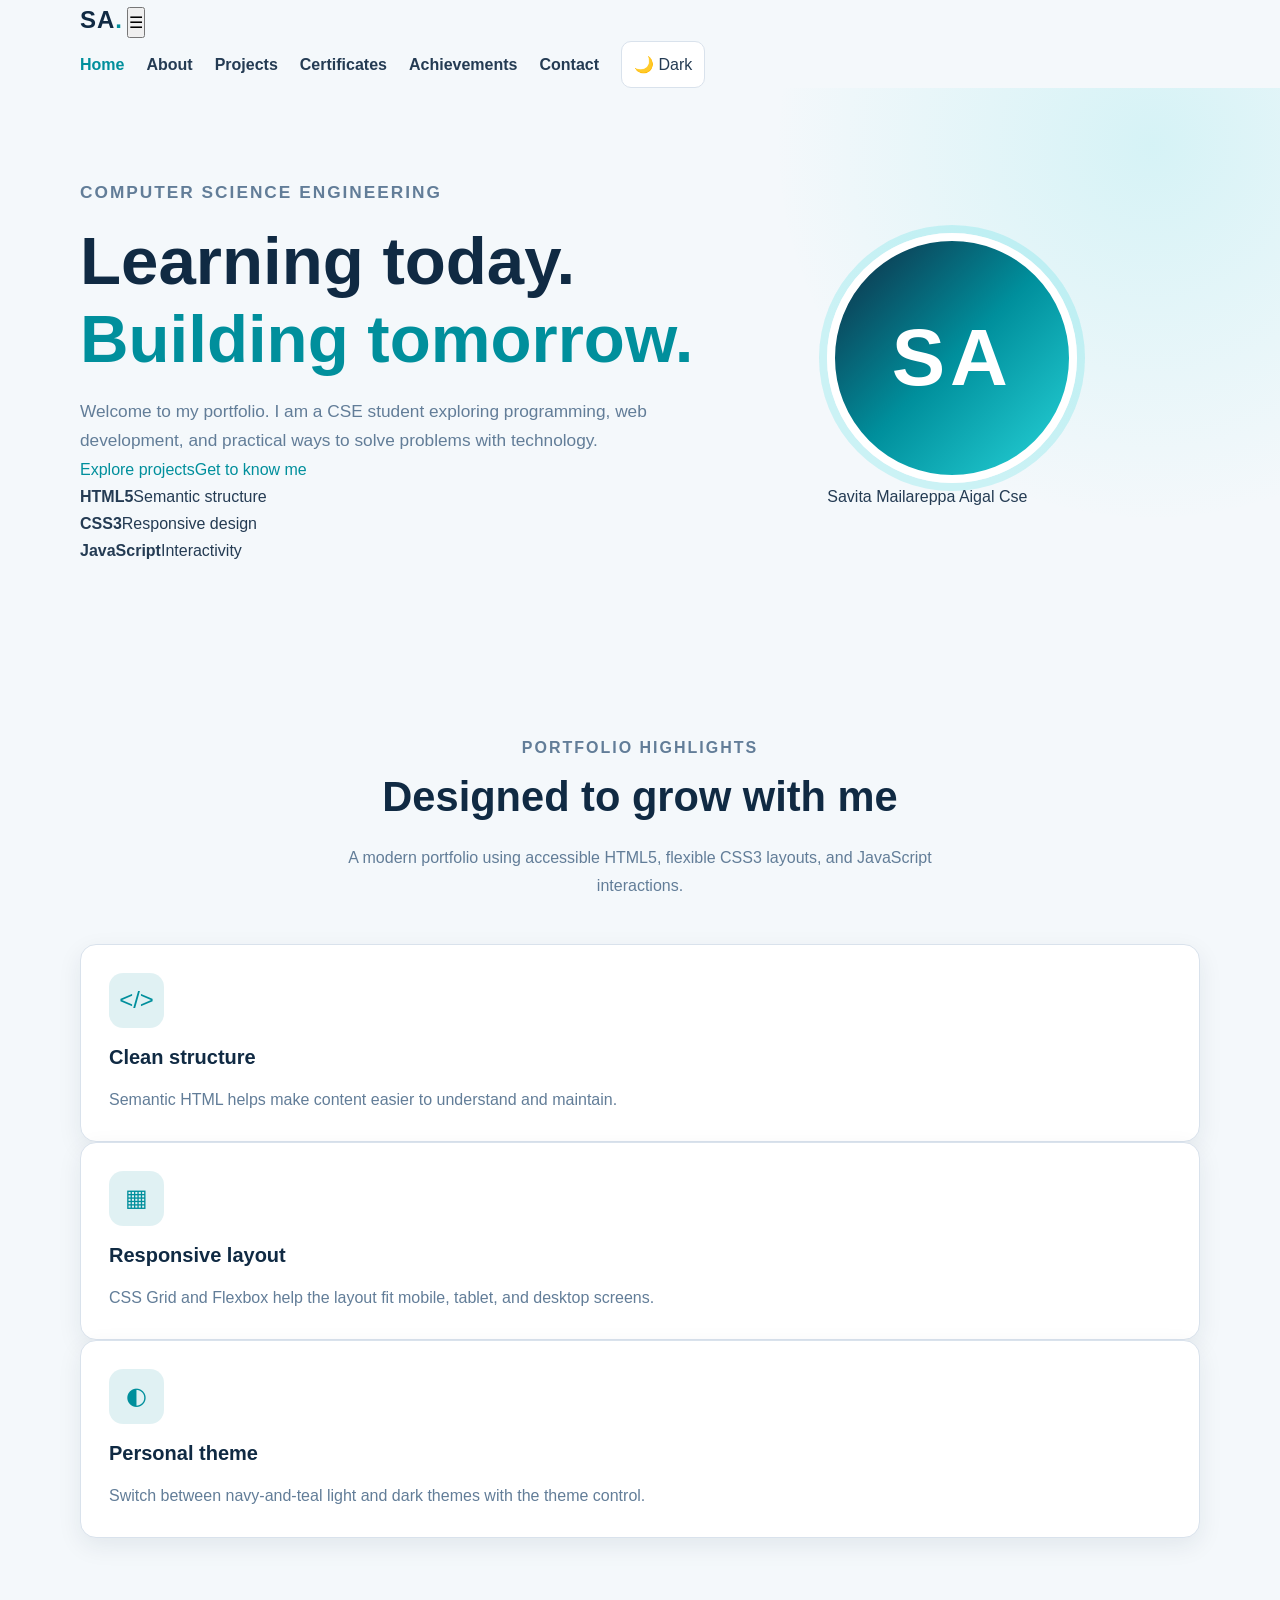
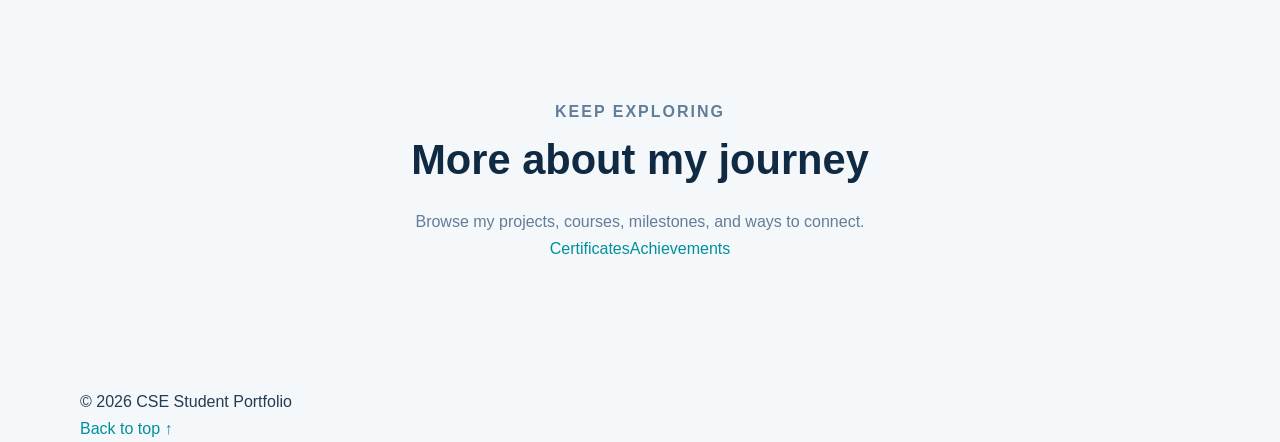
<file: PERSONAL PROFILE/index.html>
<!doctype html>
<html lang="en" data-theme="light">
<head>
<meta charset="utf-8">
<meta name="viewport" content="width=device-width, initial-scale=1">
<meta name="description" content="CSE student portfolio home page.">
<meta name="theme-color" content="#071a2c">
<title>Home | CSE Student Portfolio</title>
<link rel="stylesheet" href="style.css">
<script src="script.js" defer></script>
</head>
<body>
<a class="skip-link" href="#main-content">Skip to main content</a>
<header class="site-header"><div class="container nav-row">
<a class="logo" href="index.html">SA<span>.</span></a>
<button class="nav-toggle" id="nav-toggle" type="button" aria-expanded="false" aria-controls="nav-links" aria-label="Toggle navigation">☰</button>
<nav class="nav-links" id="nav-links" aria-label="Main navigation">
<a href="index.html" aria-current="page">Home</a>
<a href="about.html">About</a>
<a href="projects.html">Projects</a>
<a href="certificates.html">Certificates</a>
<a href="achievements.html">Achievements</a>
<a href="contact.html">Contact</a>
<button class="theme-toggle" id="theme-toggle" type="button" aria-pressed="false">🌙 Dark mode</button>
</nav></div></header>
<main id="main-content">

<section class="section hero"><div class="container hero-grid">
 <div class="hero-copy"><p class="eyebrow">COMPUTER SCIENCE ENGINEERING</p><h1>Learning today.<br><span class="gradient-text">Building tomorrow.</span></h1>
 <p>Welcome to my portfolio. I am a CSE student exploring programming, web development, and practical ways to solve problems with technology.</p>
 <div class="hero-actions"><a class="button button-primary" href="projects.html">Explore projects</a><a class="button button-secondary" href="about.html">Get to know me</a></div>
 <div class="hero-stats"><div><strong>HTML5</strong><span>Semantic structure</span></div><div><strong>CSS3</strong><span>Responsive design</span></div><div><strong>JavaScript</strong><span>Interactivity</span></div></div></div>
 <div class="avatar-wrap"><div class="avatar" role="img" aria-label="Initials SA avatar">SA</div><div class="avatar-label">Savita Mailareppa Aigal Cse</div></div>
</div></section>
<section class="section section-soft"><div class="container"><div class="section-heading"><p class="eyebrow">PORTFOLIO HIGHLIGHTS</p><h2>Designed to grow with me</h2><p>A modern portfolio using accessible HTML5, flexible CSS3 layouts, and JavaScript interactions.</p></div>
<div class="three-grid"><article class="card"><div class="card-icon" aria-hidden="true">&lt;/&gt;</div><h3>Clean structure</h3><p>Semantic HTML helps make content easier to understand and maintain.</p></article><article class="card"><div class="card-icon" aria-hidden="true">▦</div><h3>Responsive layout</h3><p>CSS Grid and Flexbox help the layout fit mobile, tablet, and desktop screens.</p></article><article class="card"><div class="card-icon" aria-hidden="true">◐</div><h3>Personal theme</h3><p>Switch between navy-and-teal light and dark themes with the theme control.</p></article></div></div></section>
<section class="section"><div class="container section-heading"><p class="eyebrow">KEEP EXPLORING</p><h2>More about my journey</h2><p>Browse my projects, courses, milestones, and ways to connect.</p><div class="hero-actions" style="justify-content:center"><a class="button button-primary" href="certificates.html">Certificates</a><a class="button button-secondary" href="achievements.html">Achievements</a></div></div></section>

</main>
<footer class="site-footer"><div class="container footer-row"><p>&copy; <span id="current-year">2026</span> CSE Student Portfolio</p><a href="#main-content">Back to top ↑</a></div></footer>
</body></html>
</file>
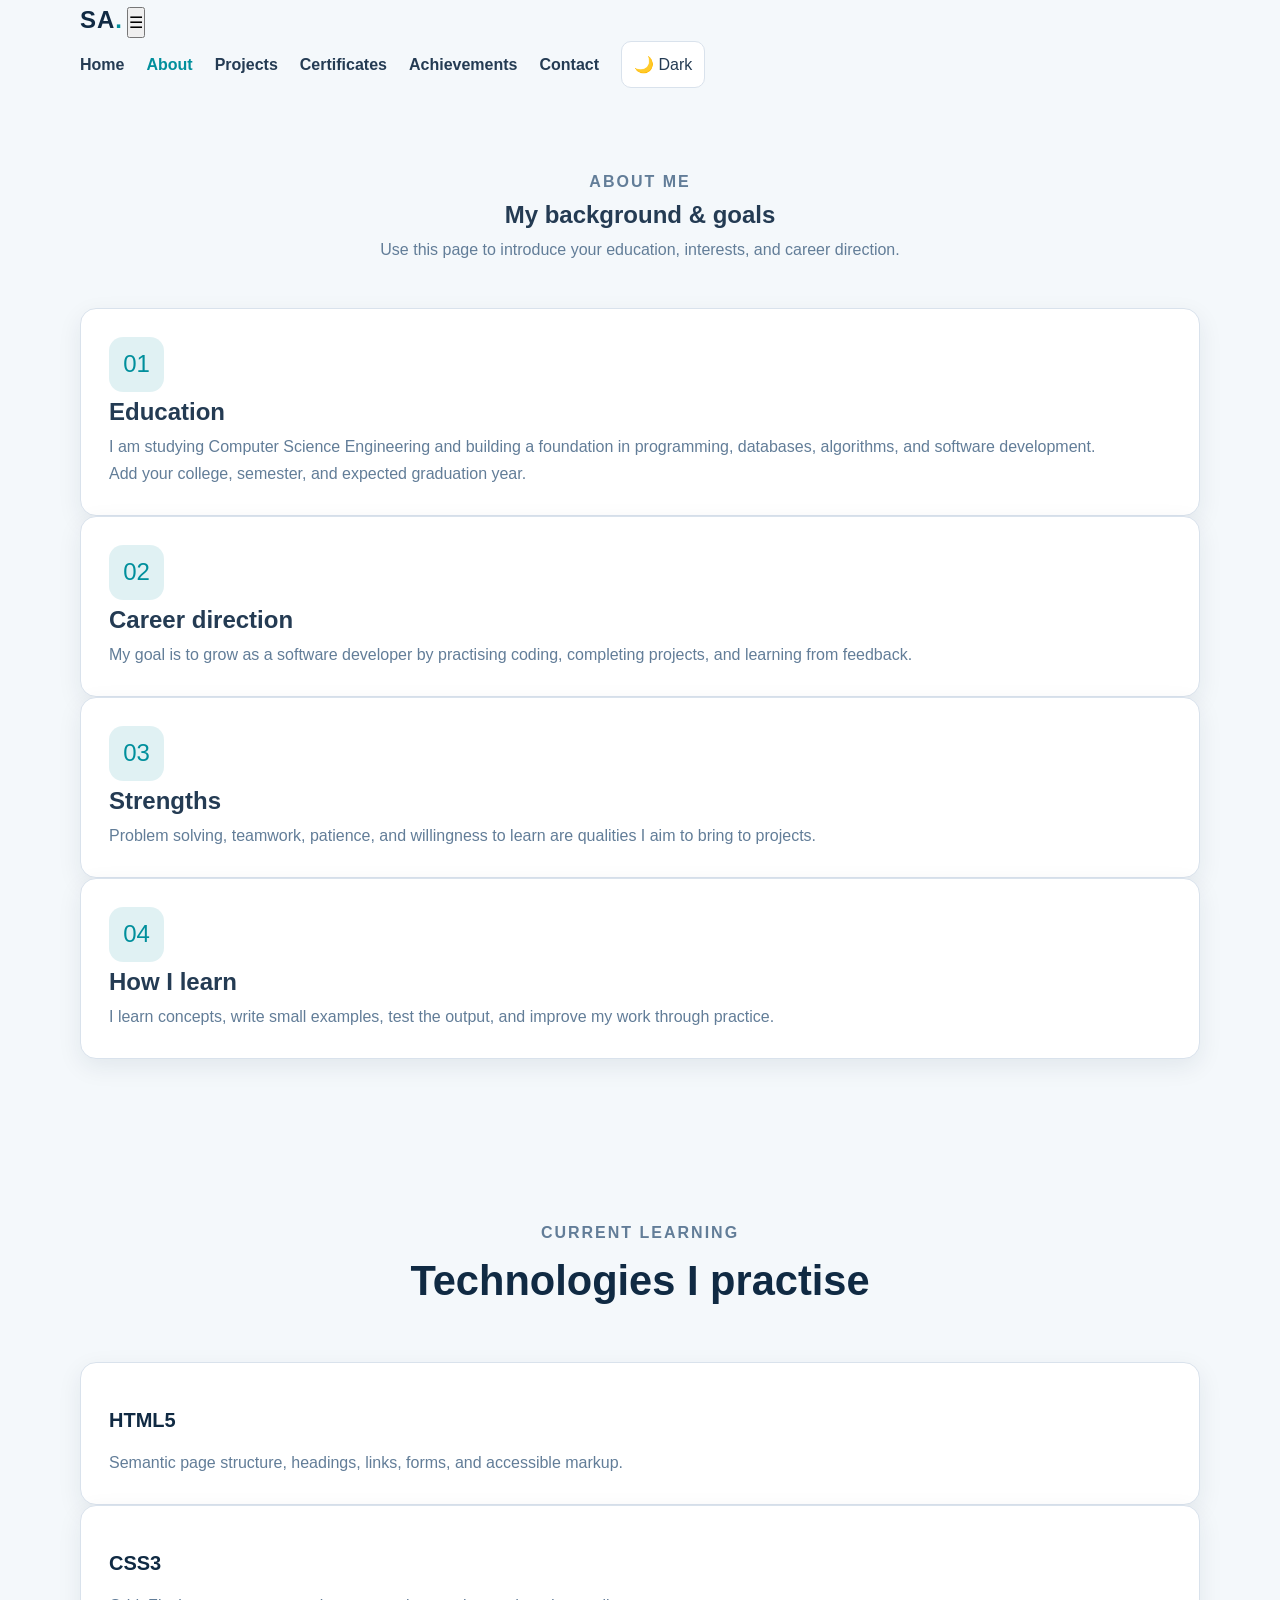
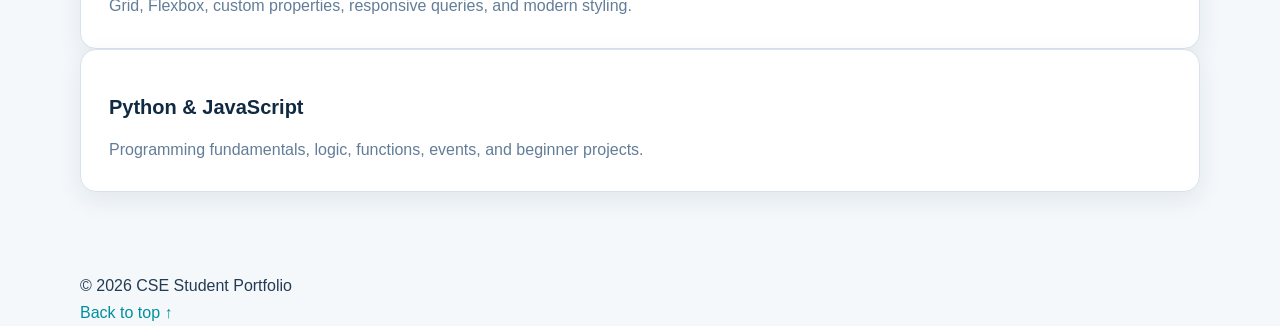
<file: PERSONAL PROFILE/about.html>
<!doctype html>
<html lang="en" data-theme="light">
<head>
<meta charset="utf-8">
<meta name="viewport" content="width=device-width, initial-scale=1">
<meta name="description" content="About, education, strengths, and learning goals.">
<meta name="theme-color" content="#071a2c">
<title>About | CSE Student Portfolio</title>
<link rel="stylesheet" href="style.css">
<script src="script.js" defer></script>
</head>
<body>
<a class="skip-link" href="#main-content">Skip to main content</a>
<header class="site-header"><div class="container nav-row">
<a class="logo" href="index.html">SA<span>.</span></a>
<button class="nav-toggle" id="nav-toggle" type="button" aria-expanded="false" aria-controls="nav-links" aria-label="Toggle navigation">☰</button>
<nav class="nav-links" id="nav-links" aria-label="Main navigation">
<a href="index.html">Home</a>
<a href="about.html" aria-current="page">About</a>
<a href="projects.html">Projects</a>
<a href="certificates.html">Certificates</a>
<a href="achievements.html">Achievements</a>
<a href="contact.html">Contact</a>
<button class="theme-toggle" id="theme-toggle" type="button" aria-pressed="false">🌙 Dark mode</button>
</nav></div></header>
<main id="main-content">

<section class="section"><div class="container"><div class="section-heading"><p class="eyebrow">ABOUT ME</p><h1>My background & goals</h1><p>Use this page to introduce your education, interests, and career direction.</p></div>
<div class="two-grid"><article class="card"><div class="card-icon">01</div><h2>Education</h2><p>I am studying Computer Science Engineering and building a foundation in programming, databases, algorithms, and software development.</p><p class="note">Add your college, semester, and expected graduation year.</p></article><article class="card"><div class="card-icon">02</div><h2>Career direction</h2><p>My goal is to grow as a software developer by practising coding, completing projects, and learning from feedback.</p></article><article class="card"><div class="card-icon">03</div><h2>Strengths</h2><p>Problem solving, teamwork, patience, and willingness to learn are qualities I aim to bring to projects.</p></article><article class="card"><div class="card-icon">04</div><h2>How I learn</h2><p>I learn concepts, write small examples, test the output, and improve my work through practice.</p></article></div></div></section>
<section class="section section-soft"><div class="container"><div class="section-heading"><p class="eyebrow">CURRENT LEARNING</p><h2>Technologies I practise</h2></div><div class="three-grid"><article class="card"><h3>HTML5</h3><p>Semantic page structure, headings, links, forms, and accessible markup.</p></article><article class="card"><h3>CSS3</h3><p>Grid, Flexbox, custom properties, responsive queries, and modern styling.</p></article><article class="card"><h3>Python & JavaScript</h3><p>Programming fundamentals, logic, functions, events, and beginner projects.</p></article></div></div></section>

</main>
<footer class="site-footer"><div class="container footer-row"><p>&copy; <span id="current-year">2026</span> CSE Student Portfolio</p><a href="#main-content">Back to top ↑</a></div></footer>
</body></html>
</file>
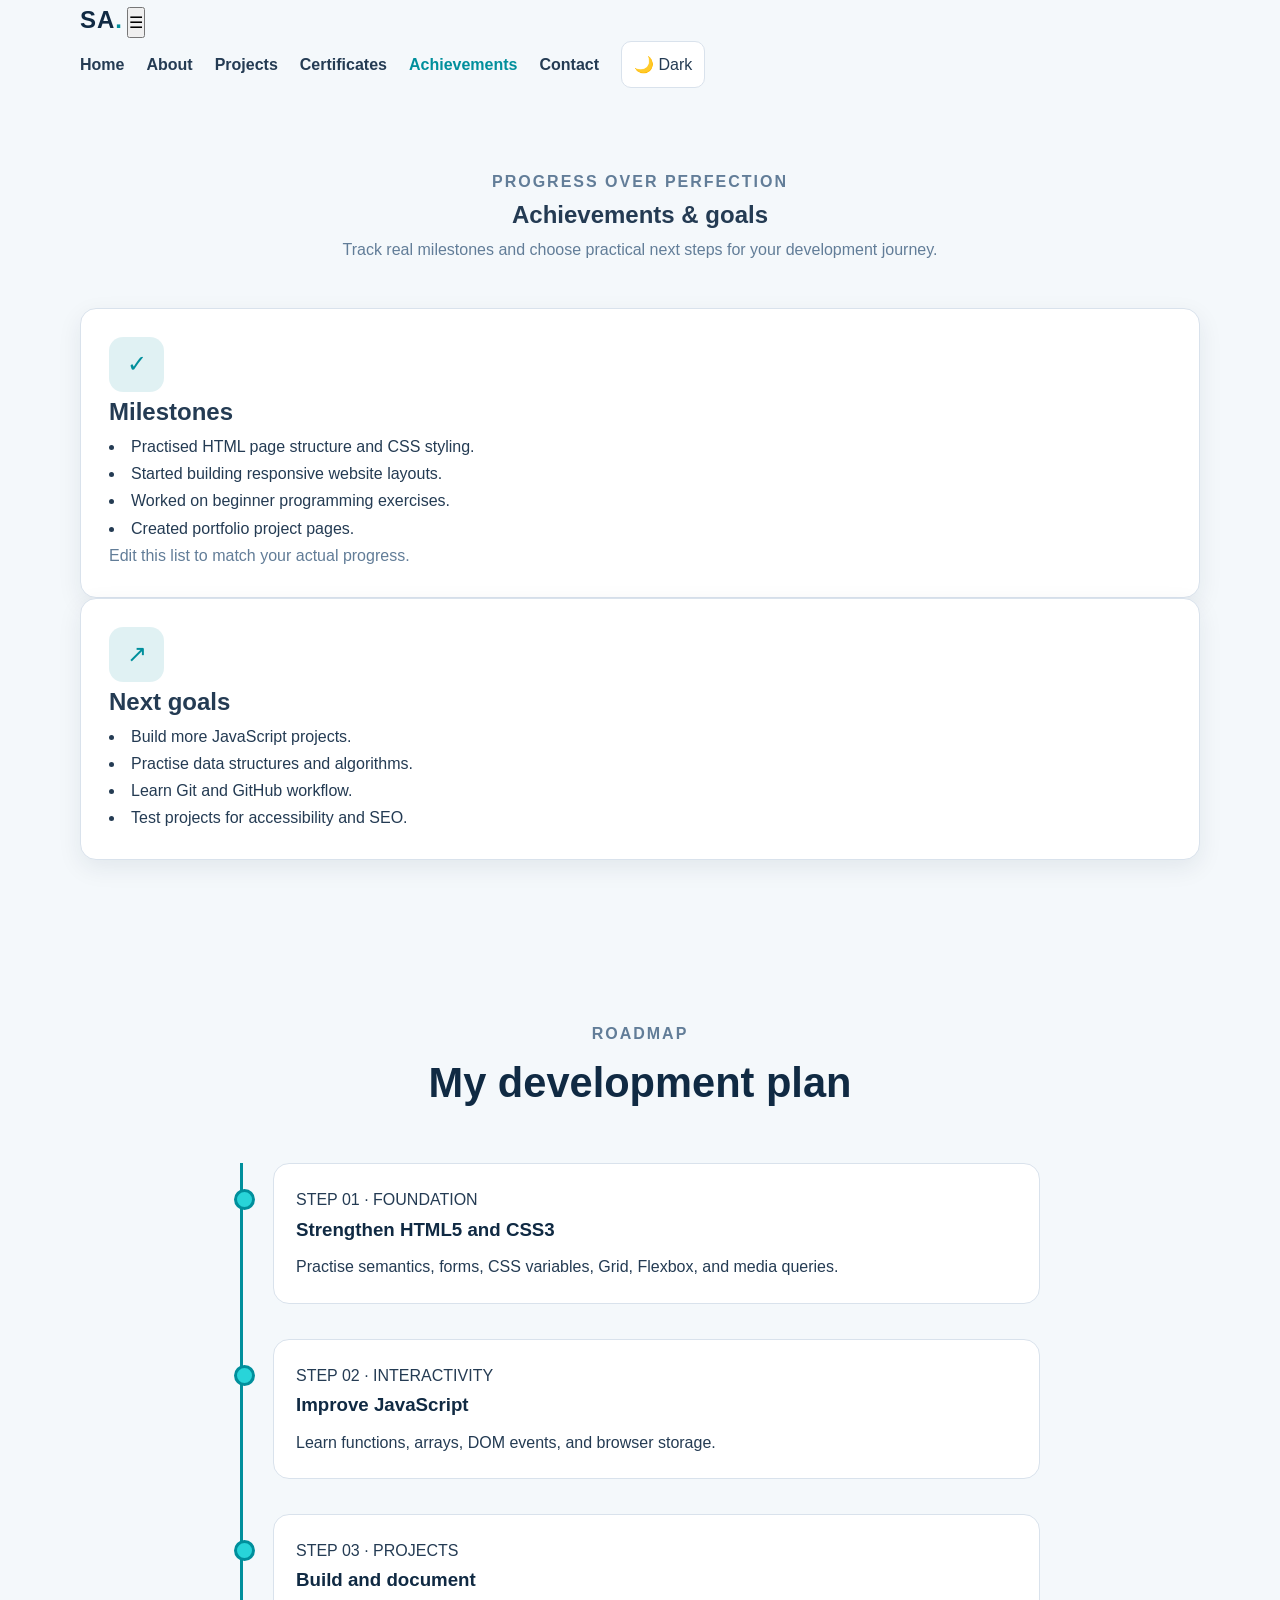
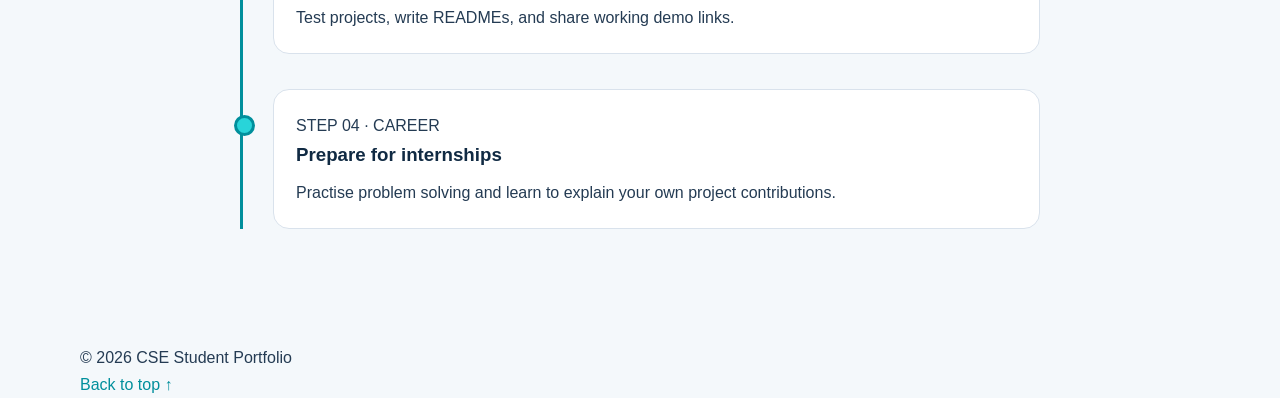
<file: PERSONAL PROFILE/achievements.html>
<!doctype html>
<html lang="en" data-theme="light">
<head>
<meta charset="utf-8">
<meta name="viewport" content="width=device-width, initial-scale=1">
<meta name="description" content="Milestones and future learning roadmap.">
<meta name="theme-color" content="#071a2c">
<title>Achievements & Goals | CSE Student Portfolio</title>
<link rel="stylesheet" href="style.css">
<script src="script.js" defer></script>
</head>
<body>
<a class="skip-link" href="#main-content">Skip to main content</a>
<header class="site-header"><div class="container nav-row">
<a class="logo" href="index.html">SA<span>.</span></a>
<button class="nav-toggle" id="nav-toggle" type="button" aria-expanded="false" aria-controls="nav-links" aria-label="Toggle navigation">☰</button>
<nav class="nav-links" id="nav-links" aria-label="Main navigation">
<a href="index.html">Home</a>
<a href="about.html">About</a>
<a href="projects.html">Projects</a>
<a href="certificates.html">Certificates</a>
<a href="achievements.html" aria-current="page">Achievements</a>
<a href="contact.html">Contact</a>
<button class="theme-toggle" id="theme-toggle" type="button" aria-pressed="false">🌙 Dark mode</button>
</nav></div></header>
<main id="main-content">

<section class="section"><div class="container"><div class="section-heading"><p class="eyebrow">PROGRESS OVER PERFECTION</p><h1>Achievements & goals</h1><p>Track real milestones and choose practical next steps for your development journey.</p></div><div class="two-grid"><article class="card"><div class="card-icon">✓</div><h2>Milestones</h2><ul><li>Practised HTML page structure and CSS styling.</li><li>Started building responsive website layouts.</li><li>Worked on beginner programming exercises.</li><li>Created portfolio project pages.</li></ul><p class="note">Edit this list to match your actual progress.</p></article><article class="card"><div class="card-icon">↗</div><h2>Next goals</h2><ul><li>Build more JavaScript projects.</li><li>Practise data structures and algorithms.</li><li>Learn Git and GitHub workflow.</li><li>Test projects for accessibility and SEO.</li></ul></article></div></div></section>
<section class="section section-soft"><div class="container"><div class="section-heading"><p class="eyebrow">ROADMAP</p><h2>My development plan</h2></div><div class="timeline"><article class="timeline-item"><p class="timeline-date">STEP 01 · FOUNDATION</p><h3>Strengthen HTML5 and CSS3</h3><p>Practise semantics, forms, CSS variables, Grid, Flexbox, and media queries.</p></article><article class="timeline-item"><p class="timeline-date">STEP 02 · INTERACTIVITY</p><h3>Improve JavaScript</h3><p>Learn functions, arrays, DOM events, and browser storage.</p></article><article class="timeline-item"><p class="timeline-date">STEP 03 · PROJECTS</p><h3>Build and document</h3><p>Test projects, write READMEs, and share working demo links.</p></article><article class="timeline-item"><p class="timeline-date">STEP 04 · CAREER</p><h3>Prepare for internships</h3><p>Practise problem solving and learn to explain your own project contributions.</p></article></div></div></section>

</main>
<footer class="site-footer"><div class="container footer-row"><p>&copy; <span id="current-year">2026</span> CSE Student Portfolio</p><a href="#main-content">Back to top ↑</a></div></footer>
</body></html>
</file>
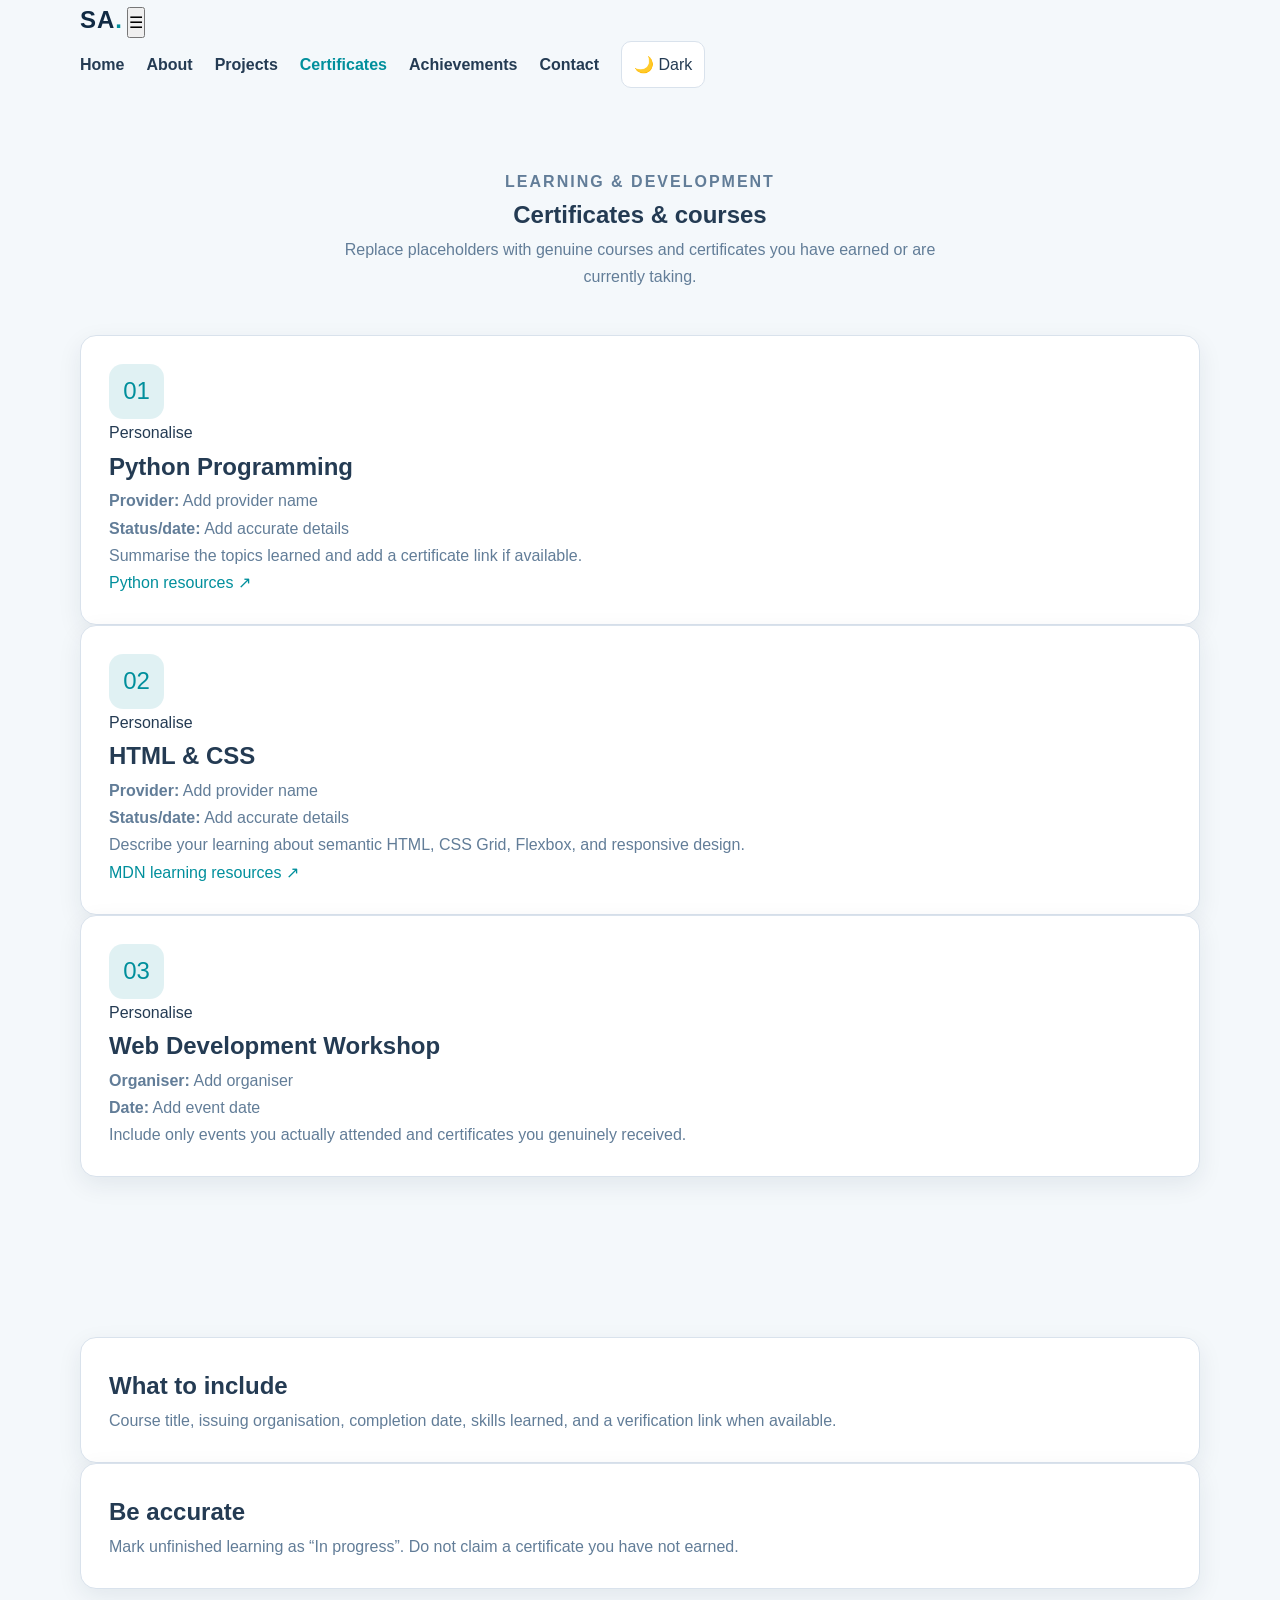
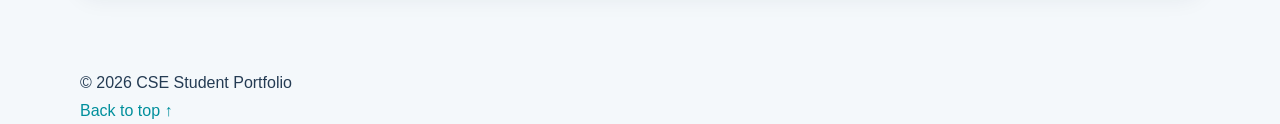
<file: PERSONAL PROFILE/certificates.html>
<!doctype html>
<html lang="en" data-theme="light">
<head>
<meta charset="utf-8">
<meta name="viewport" content="width=device-width, initial-scale=1">
<meta name="description" content="Certificates and learning courses page.">
<meta name="theme-color" content="#071a2c">
<title>Certificates | CSE Student Portfolio</title>
<link rel="stylesheet" href="style.css">
<script src="script.js" defer></script>
</head>
<body>
<a class="skip-link" href="#main-content">Skip to main content</a>
<header class="site-header"><div class="container nav-row">
<a class="logo" href="index.html">SA<span>.</span></a>
<button class="nav-toggle" id="nav-toggle" type="button" aria-expanded="false" aria-controls="nav-links" aria-label="Toggle navigation">☰</button>
<nav class="nav-links" id="nav-links" aria-label="Main navigation">
<a href="index.html">Home</a>
<a href="about.html">About</a>
<a href="projects.html">Projects</a>
<a href="certificates.html" aria-current="page">Certificates</a>
<a href="achievements.html">Achievements</a>
<a href="contact.html">Contact</a>
<button class="theme-toggle" id="theme-toggle" type="button" aria-pressed="false">🌙 Dark mode</button>
</nav></div></header>
<main id="main-content">

<section class="section"><div class="container"><div class="section-heading"><p class="eyebrow">LEARNING & DEVELOPMENT</p><h1>Certificates & courses</h1><p>Replace placeholders with genuine courses and certificates you have earned or are currently taking.</p></div><div class="three-grid">
<article class="card"><div class="card-icon">01</div><span class="pill">Personalise</span><h2>Python Programming</h2><p><strong>Provider:</strong> Add provider name</p><p><strong>Status/date:</strong> Add accurate details</p><p>Summarise the topics learned and add a certificate link if available.</p><a class="text-link" href="https://www.python.org/about/gettingstarted/" target="_blank" rel="noopener noreferrer">Python resources ↗</a></article>
<article class="card"><div class="card-icon">02</div><span class="pill">Personalise</span><h2>HTML & CSS</h2><p><strong>Provider:</strong> Add provider name</p><p><strong>Status/date:</strong> Add accurate details</p><p>Describe your learning about semantic HTML, CSS Grid, Flexbox, and responsive design.</p><a class="text-link" href="https://developer.mozilla.org/en-US/docs/Learn" target="_blank" rel="noopener noreferrer">MDN learning resources ↗</a></article>
<article class="card"><div class="card-icon">03</div><span class="pill">Personalise</span><h2>Web Development Workshop</h2><p><strong>Organiser:</strong> Add organiser</p><p><strong>Date:</strong> Add event date</p><p>Include only events you actually attended and certificates you genuinely received.</p></article>
</div></div></section>
<section class="section section-soft"><div class="container two-grid"><article class="card"><h2>What to include</h2><p>Course title, issuing organisation, completion date, skills learned, and a verification link when available.</p></article><article class="card"><h2>Be accurate</h2><p>Mark unfinished learning as “In progress”. Do not claim a certificate you have not earned.</p></article></div></section>

</main>
<footer class="site-footer"><div class="container footer-row"><p>&copy; <span id="current-year">2026</span> CSE Student Portfolio</p><a href="#main-content">Back to top ↑</a></div></footer>
</body></html>
</file>
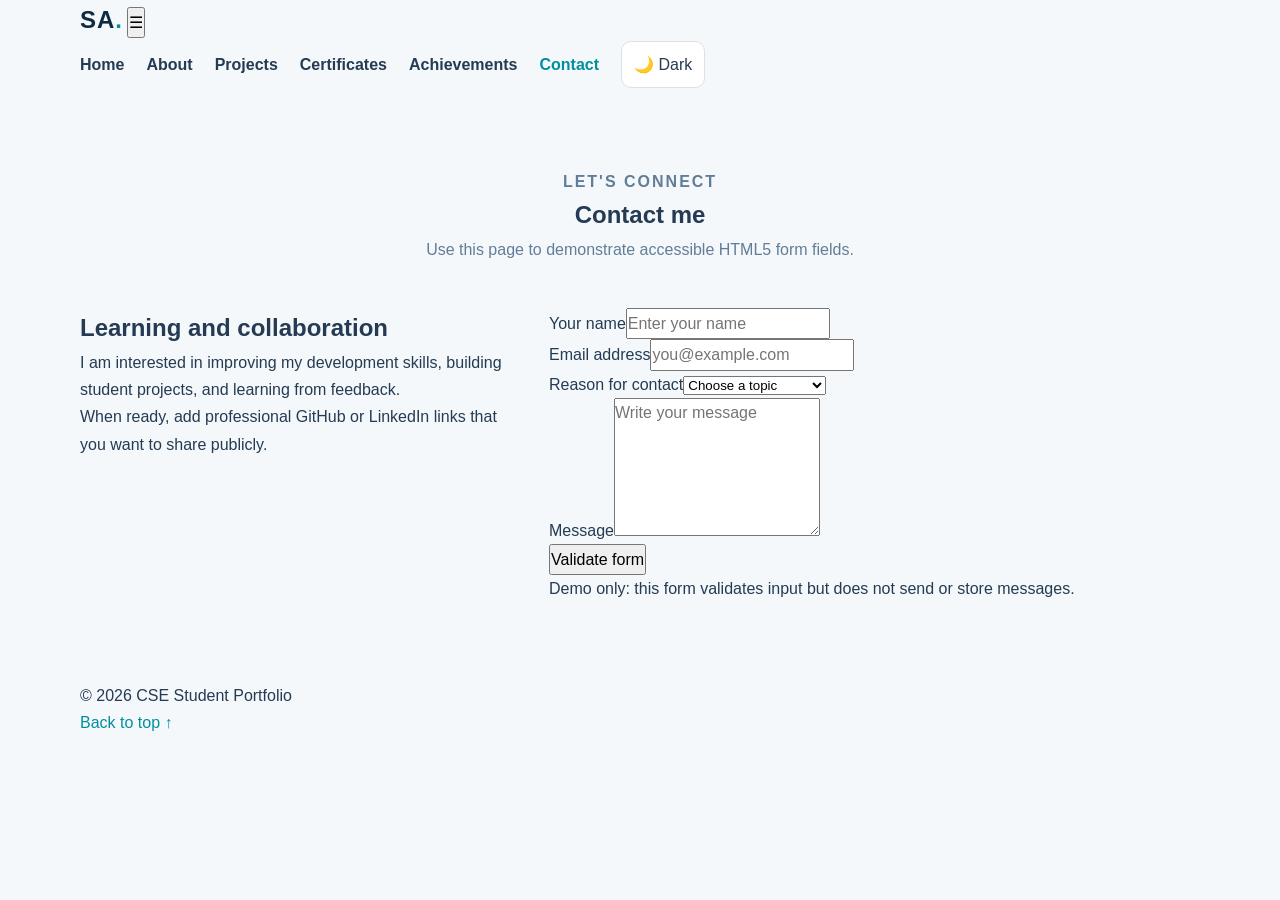
<file: PERSONAL PROFILE/contact.html>
<!doctype html>
<html lang="en" data-theme="light">
<head>
<meta charset="utf-8">
<meta name="viewport" content="width=device-width, initial-scale=1">
<meta name="description" content="Contact form for portfolio feedback and collaboration.">
<meta name="theme-color" content="#071a2c">
<title>Contact | CSE Student Portfolio</title>
<link rel="stylesheet" href="style.css">
<script src="script.js" defer></script>
</head>
<body>
<a class="skip-link" href="#main-content">Skip to main content</a>
<header class="site-header"><div class="container nav-row">
<a class="logo" href="index.html">SA<span>.</span></a>
<button class="nav-toggle" id="nav-toggle" type="button" aria-expanded="false" aria-controls="nav-links" aria-label="Toggle navigation">☰</button>
<nav class="nav-links" id="nav-links" aria-label="Main navigation">
<a href="index.html">Home</a>
<a href="about.html">About</a>
<a href="projects.html">Projects</a>
<a href="certificates.html">Certificates</a>
<a href="achievements.html">Achievements</a>
<a href="contact.html" aria-current="page">Contact</a>
<button class="theme-toggle" id="theme-toggle" type="button" aria-pressed="false">🌙 Dark mode</button>
</nav></div></header>
<main id="main-content">

<section class="section"><div class="container"><div class="section-heading"><p class="eyebrow">LET'S CONNECT</p><h1>Contact me</h1><p>Use this page to demonstrate accessible HTML5 form fields.</p></div><div class="contact-grid"><div><h2>Learning and collaboration</h2><p>I am interested in improving my development skills, building student projects, and learning from feedback.</p><p>When ready, add professional GitHub or LinkedIn links that you want to share publicly.</p></div>
<form class="contact-form mr-3" id="contact-form"><div class="form-field mr-3"><label for="name">Your name</label><input id="name" name="name" autocomplete="name" required placeholder="Enter your name"></div><div class="form-field"><label for="email">Email address</label><input id="email" name="email" type="email" autocomplete="email" required placeholder="you@example.com"></div><div class="form-field"><label for="topic">Reason for contact</label><select id="topic" name="topic" required><option value="">Choose a topic</option><option>Project collaboration</option><option>Portfolio feedback</option><option>Other enquiry</option></select></div><div class="form-field"><label for="message">Message</label><textarea id="message" name="message" rows="5" required placeholder="Write your message"></textarea></div><button class="button button-primary" type="submit">Validate form</button><p class="form-status" id="form-status" role="status" aria-live="polite"></p><p class="note">Demo only: this form validates input but does not send or store messages.</p></form></div></div></section>

</main>
<footer class="site-footer"><div class="container footer-row"><p>&copy; <span id="current-year">2026</span> CSE Student Portfolio</p><a href="#main-content">Back to top ↑</a></div></footer>
</body></html>
</file>
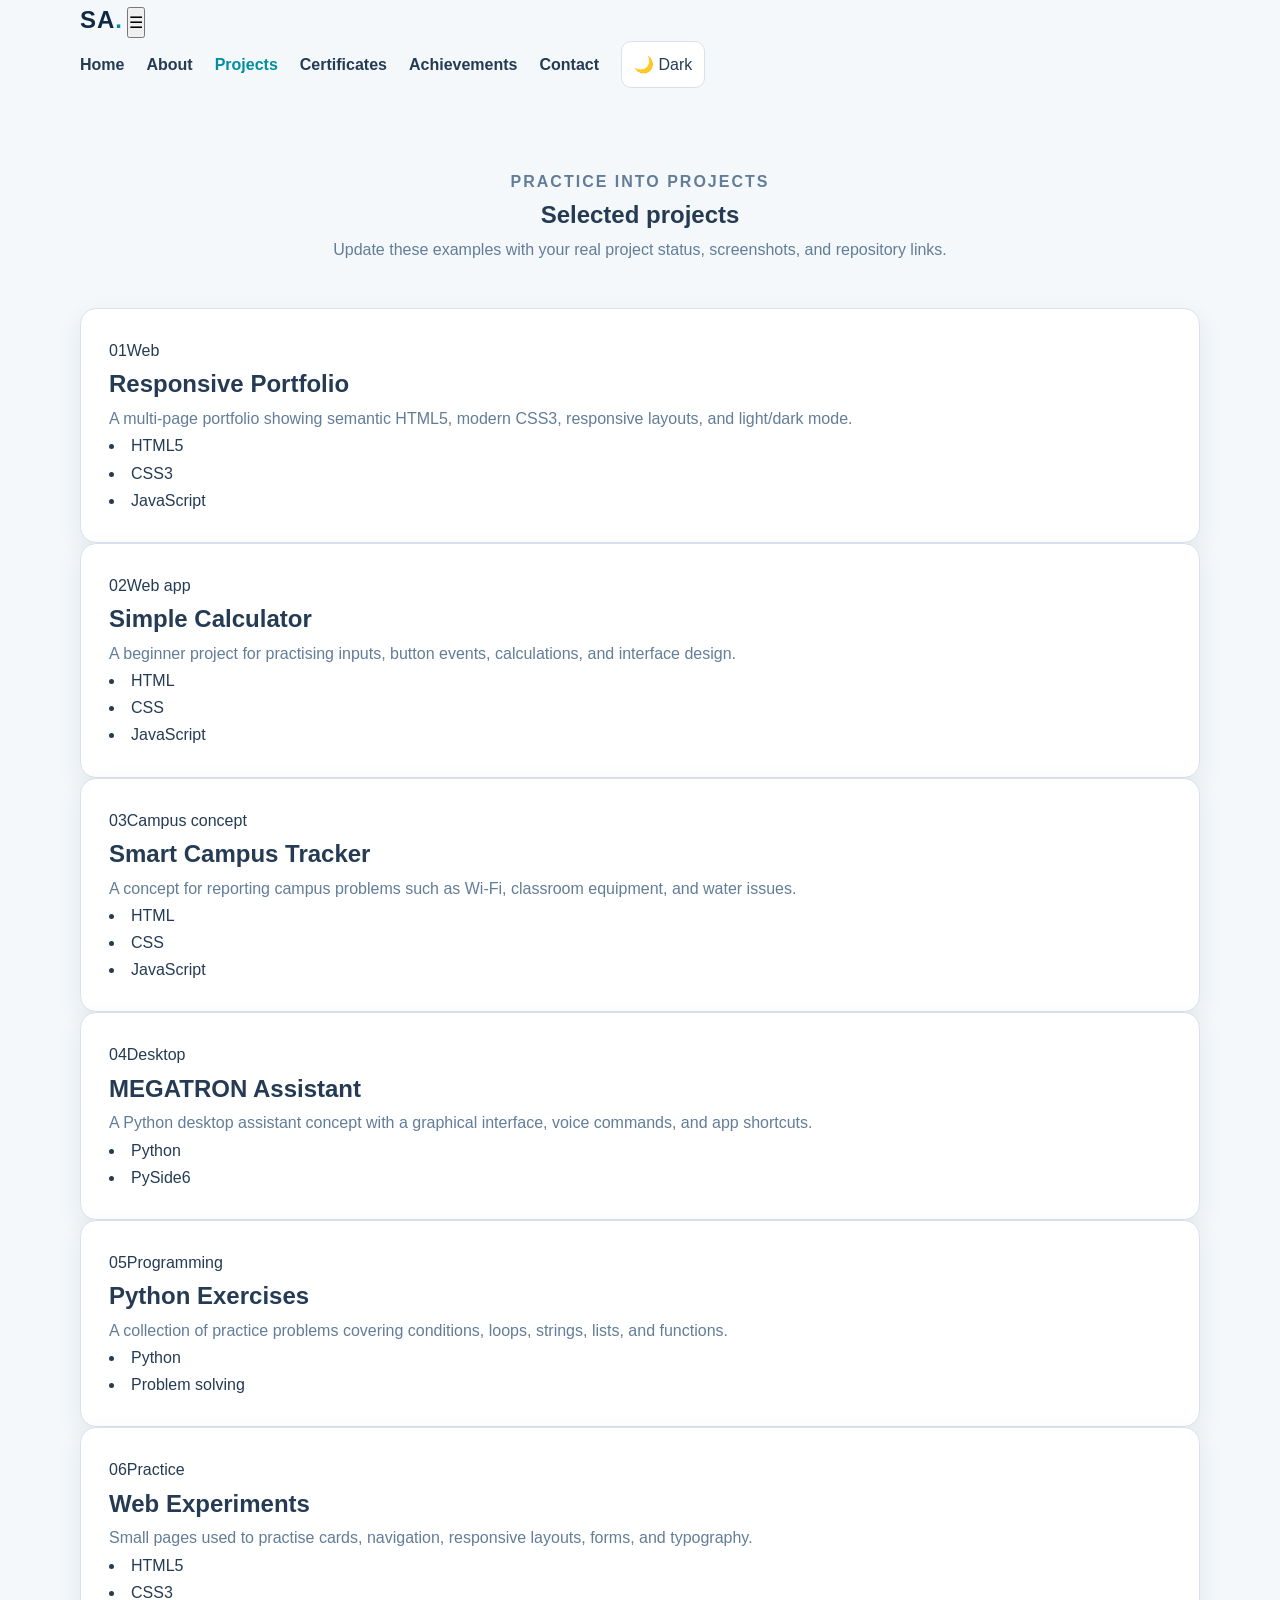
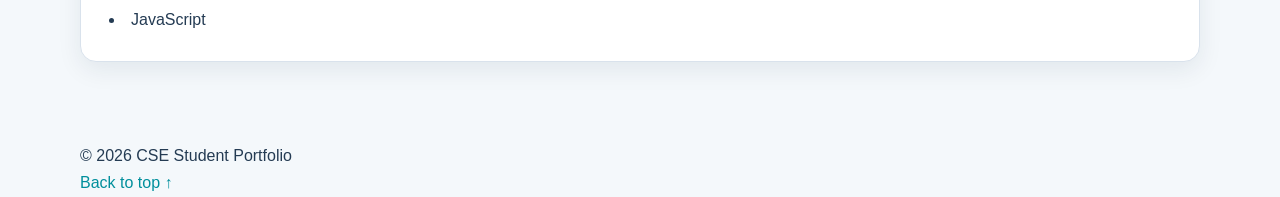
<file: PERSONAL PROFILE/projects.html>
<!doctype html>
<html lang="en" data-theme="light">
<head>
<meta charset="utf-8">
<meta name="viewport" content="width=device-width, initial-scale=1">
<meta name="description" content="Student web development and programming projects.">
<meta name="theme-color" content="#071a2c">
<title>Projects | CSE Student Portfolio</title>
<link rel="stylesheet" href="style.css">
<script src="script.js" defer></script>
</head>
<body>
<a class="skip-link" href="#main-content">Skip to main content</a>
<header class="site-header"><div class="container nav-row">
<a class="logo" href="index.html">SA<span>.</span></a>
<button class="nav-toggle" id="nav-toggle" type="button" aria-expanded="false" aria-controls="nav-links" aria-label="Toggle navigation">☰</button>
<nav class="nav-links" id="nav-links" aria-label="Main navigation">
<a href="index.html">Home</a>
<a href="about.html">About</a>
<a href="projects.html" aria-current="page">Projects</a>
<a href="certificates.html">Certificates</a>
<a href="achievements.html">Achievements</a>
<a href="contact.html">Contact</a>
<button class="theme-toggle" id="theme-toggle" type="button" aria-pressed="false">🌙 Dark mode</button>
</nav></div></header>
<main id="main-content">

<section class="section"><div class="container"><div class="section-heading"><p class="eyebrow">PRACTICE INTO PROJECTS</p><h1>Selected projects</h1><p>Update these examples with your real project status, screenshots, and repository links.</p></div><div class="three-grid">
<article class="card"><div class="project-head"><span class="project-number">01</span><span class="pill">Web</span></div><h2>Responsive Portfolio</h2><p>A multi-page portfolio showing semantic HTML5, modern CSS3, responsive layouts, and light/dark mode.</p><ul class="tag-list"><li>HTML5</li><li>CSS3</li><li>JavaScript</li></ul></article>
<article class="card"><div class="project-head"><span class="project-number">02</span><span class="pill">Web app</span></div><h2>Simple Calculator</h2><p>A beginner project for practising inputs, button events, calculations, and interface design.</p><ul class="tag-list"><li>HTML</li><li>CSS</li><li>JavaScript</li></ul></article>
<article class="card"><div class="project-head"><span class="project-number">03</span><span class="pill">Campus concept</span></div><h2>Smart Campus Tracker</h2><p>A concept for reporting campus problems such as Wi-Fi, classroom equipment, and water issues.</p><ul class="tag-list"><li>HTML</li><li>CSS</li><li>JavaScript</li></ul></article>
<article class="card"><div class="project-head"><span class="project-number">04</span><span class="pill">Desktop</span></div><h2>MEGATRON Assistant</h2><p>A Python desktop assistant concept with a graphical interface, voice commands, and app shortcuts.</p><ul class="tag-list"><li>Python</li><li>PySide6</li></ul></article>
<article class="card"><div class="project-head"><span class="project-number">05</span><span class="pill">Programming</span></div><h2>Python Exercises</h2><p>A collection of practice problems covering conditions, loops, strings, lists, and functions.</p><ul class="tag-list"><li>Python</li><li>Problem solving</li></ul></article>
<article class="card"><div class="project-head"><span class="project-number">06</span><span class="pill">Practice</span></div><h2>Web Experiments</h2><p>Small pages used to practise cards, navigation, responsive layouts, forms, and typography.</p><ul class="tag-list"><li>HTML5</li><li>CSS3</li><li>JavaScript</li></ul></article>
</div></div></section>

</main>
<footer class="site-footer"><div class="container footer-row"><p>&copy; <span id="current-year">2026</span> CSE Student Portfolio</p><a href="#main-content">Back to top ↑</a></div></footer>
</body></html>
</file>
<file: PERSONAL PROFILE/style.css>
:root {
    --navy: #102A43;
    --dark-bg: #071522;
    --teal: #008F9C;
    --bright-teal: #28D4D9;

    --background: #F4F8FB;
    --card-bg: #FFFFFF;
    --text: #243B53;
    --muted: #627D98;
    --border: #D9E2EC;

    --shadow: 0 8px 25px rgba(16, 42, 67, 0.08);

    --radius: 16px;
    --transition: 0.3s ease;
}

/* 2. DARK MODE VARIABLES */

[data-theme="dark"] {
    --background: #071522;
    --card-bg: #102A43;
    --text: #F0F7FC;
    --muted: #B0C4D8;
    --border: #29465F;

    --shadow: 0 8px 25px rgba(0, 0, 0, 0.2);
}

/* 3. RESET */

* {
    margin: 0;
    padding: 0;
    box-sizing: border-box;
}

html {
    scroll-behavior: smooth;
    scroll-padding-top: 90px;
}

body {
    font-family: Arial, Helvetica, sans-serif;
    background: var(--background);
    color: var(--text);
    line-height: 1.7;
    transition:
        background var(--transition),
        color var(--transition);
        
}

img {
    max-width: 100%;
    display: block;
}

a {
    color: var(--teal);
    text-decoration: none;
}

button,
input,
textarea {
    font: inherit;
}

button {
    cursor: pointer;
}

ul {
    list-style-position: inside;
}

/* 4. ACCESSIBILITY */

.skip-link {
    position: absolute;
    top: -100px;
    left: 10px;
    z-index: 2000;
    padding: 12px 18px;
    background: var(--teal);
    color: #FFFFFF;
    border-radius: 8px;
}

.skip-link:focus {
    top: 10px;
}

:focus-visible {
    outline: 3px solid var(--bright-teal);
    outline-offset: 4px;
}

@media (prefers-reduced-motion: reduce) {
    *,
    *::before,
    *::after {
        scroll-behavior: auto !important;
        animation-duration: 0.01ms !important;
        animation-iteration-count: 1 !important;
        transition-duration: 0.01ms !important;
    }
}

/* 5. COMMON LAYOUT */

.container {
    width: min(1120px, 92%);
    margin: 0 auto;
}

.section {
    padding: 80px 0;
}

.section-heading {
    text-align: center;
    margin-bottom: 45px;
}

.section-heading h2 {
    color: var(--navy);
    font-size: clamp(1.8rem, 4vw, 2.6rem);
    margin-bottom: 12px;
}

[data-theme="dark"] .section-heading h2 {
    color: var(--bright-teal);
}

.section-heading p {
    max-width: 650px;
    margin: 0 auto;
    color: var(--muted);
}

/* 6. NAVIGATION BAR */

.navbar {
    position: sticky;
    top: 0;
    z-index: 1000;
    background: var(--card-bg);
    border-bottom: 1px solid var(--border);
    box-shadow: var(--shadow);
}

.nav-container {
    width: min(1120px, 92%);
    min-height: 75px;
    margin: auto;

    display: flex;
    align-items: center;
    justify-content: space-between;
    gap: 20px;
}

.logo {
    font-size: 1.5rem;
    font-weight: 800;
    color: var(--navy);
    letter-spacing: 1px;
}

[data-theme="dark"] .logo {
    color: var(--bright-teal);
}

.logo span {
    color: var(--teal);
}

.nav-links {
    display: flex;
    align-items: center;
    gap: 22px;
    list-style: none;
}

.nav-links a {
    color: var(--text);
    font-weight: 600;
    transition: color var(--transition);
}

.nav-links a:hover,
.nav-links a.active {
    color: var(--teal);
}

.nav-actions {
    display: flex;
    align-items: center;
    gap: 12px;
}

.theme-toggle,
.menu-toggle {
    border: 1px solid var(--border);
    background: var(--card-bg);
    color: var(--text);
    border-radius: 10px;
    padding: 9px 12px;
}

.menu-toggle {
    display: none;
}

/* 7. BUTTONS */

.btn {
    display: inline-flex;
    justify-content: center;
    align-items: center;
    gap: 8px;

    padding: 12px 22px;
    border-radius: 10px;
    border: 2px solid var(--teal);

    font-weight: 700;
    transition:
        transform var(--transition),
        background var(--transition),
        box-shadow var(--transition);
}

.btn-primary {
    background: var(--teal);
    color: #FFFFFF;
}

.btn-primary:hover {
    background: var(--navy);
    border-color: var(--navy);
    transform: translateY(-3px);
    box-shadow: var(--shadow);
}

.btn-outline {
    background: transparent;
    color: var(--teal);
}

.btn-outline:hover {
    background: var(--teal);
    color: #FFFFFF;
    transform: translateY(-3px);
}

.btn-group {
    display: flex;
    flex-wrap: wrap;
    gap: 14px;
    margin-top: 25px;
}

/* 8. HERO SECTION */

.hero {
    padding: 90px 0;
    overflow: hidden;
    background:
        radial-gradient(
            circle at 90% 10%,
            rgba(40, 212, 217, 0.15),
            transparent 30%
        );
}

.hero-grid {
    display: grid;
    grid-template-columns: 1.3fr 0.7fr;
    align-items: center;
    gap: 55px;
}

.hero-content {
    animation: fadeInUp 0.8s ease both;
}

.eyebrow {
    display: inline-block;
    color: var(--teal);
    font-weight: 700;
    letter-spacing: 2px;
    text-transform: uppercase;
    margin-bottom: 15px;
}

.hero h1 {
    color: var(--navy);
    font-size: clamp(2.4rem, 6vw, 4.2rem);
    line-height: 1.15;
    margin-bottom: 20px;
}

[data-theme="dark"] .hero h1 {
    color: #FFFFFF;
}

.hero h1 span {
    color: var(--teal);
}

.hero p {
    max-width: 620px;
    color: var(--muted);
    font-size: 1.08rem;
}

.hero-visual {
    display: flex;
    align-items: center;
    justify-content: center;
}

/* 9. INITIALS AVATAR */

.avatar {
    width: 250px;
    aspect-ratio: 1;
    border-radius: 50%;

    display: grid;
    place-items: center;

    background: linear-gradient(
        135deg,
        var(--navy),
        var(--teal),
        var(--bright-teal)
    );

    color: #FFFFFF;
    font-size: 5rem;
    font-weight: 800;
    letter-spacing: 5px;

    border: 8px solid var(--card-bg);
    box-shadow: 0 0 0 8px rgba(40, 212, 217, 0.2);

    animation: float 4s ease-in-out infinite;
}

/* 10. CARDS AND GRID */

.grid {
    display: grid;
    grid-template-columns: repeat(3, minmax(0, 1fr));
    gap: 25px;
}

.card {
    padding: 28px;
    background: var(--card-bg);
    border: 1px solid var(--border);
    border-radius: var(--radius);
    box-shadow: var(--shadow);

    transition:
        transform var(--transition),
        border-color var(--transition),
        box-shadow var(--transition);
}

.card:hover {
    transform: translateY(-6px);
    border-color: var(--teal);
    box-shadow: 0 15px 35px rgba(0, 143, 156, 0.12);
}

.card h3 {
    color: var(--navy);
    font-size: 1.25rem;
    margin: 12px 0;
}

[data-theme="dark"] .card h3 {
    color: var(--bright-teal);
}

.card p {
    color: var(--muted);
}

.card-icon {
    width: 55px;
    height: 55px;
    display: grid;
    place-items: center;

    background: rgba(0, 143, 156, 0.12);
    color: var(--teal);

    border-radius: 14px;
    font-size: 1.5rem;
}

/* 11. SKILLS */

.skills-list {
    display: flex;
    flex-wrap: wrap;
    gap: 12px;
    margin-top: 20px;
}

.skill-tag {
    padding: 8px 15px;
    background: rgba(0, 143, 156, 0.1);
    color: var(--teal);
    border: 1px solid rgba(0, 143, 156, 0.25);
    border-radius: 50px;
    font-size: 0.95rem;
    font-weight: 600;
}

/* 12. PROJECT CARDS */

.project-card {
    display: flex;
    flex-direction: column;
    overflow: hidden;
}

.project-banner {
    min-height: 150px;
    display: grid;
    place-items: center;

    background: linear-gradient(
        135deg,
        var(--navy),
        var(--teal)
    );

    color: #FFFFFF;
    font-size: 2.5rem;
    font-weight: 800;
}

.project-content {
    padding: 24px;
    display: flex;
    flex-direction: column;
    flex: 1;
}

.project-content p {
    margin-bottom: 15px;
}

.project-links {
    display: flex;
    flex-wrap: wrap;
    gap: 12px;
    margin-top: auto;
    padding-top: 18px;
}

/* 13. ABOUT PAGE */

.about-grid {
    display: grid;
    grid-template-columns: 0.8fr 1.2fr;
    gap: 35px;
    align-items: start;
}

.info-list {
    list-style: none;
}

.info-list li {
    padding: 12px 0;
    border-bottom: 1px solid var(--border);
}

.info-list strong {
    color: var(--navy);
}

[data-theme="dark"] .info-list strong {
    color: var(--bright-teal);
}

/* 14. CERTIFICATES */

.certificate-card {
    text-align: center;
}

.certificate-icon {
    font-size: 2.5rem;
    margin-bottom: 12px;
}

.certificate-date {
    display: inline-block;
    margin-top: 12px;
    color: var(--muted);
    font-size: 0.9rem;
}

/* 15. ACHIEVEMENTS AND TIMELINE */

.timeline {
    position: relative;
    max-width: 800px;
    margin: auto;
    padding-left: 30px;
    border-left: 3px solid var(--teal);
}

.timeline-item {
    position: relative;
    margin-bottom: 35px;
    padding: 22px;
    background: var(--card-bg);
    border: 1px solid var(--border);
    border-radius: var(--radius);
}

.timeline-item::before {
    content: "";
    position: absolute;
    left: -40px;
    top: 25px;

    width: 15px;
    height: 15px;
    border-radius: 50%;

    background: var(--bright-teal);
    border: 3px solid var(--teal);
}

.timeline-item h3 {
    color: var(--navy);
    margin-bottom: 8px;
}

[data-theme="dark"] .timeline-item h3 {
    color: var(--bright-teal);
}

/* 16. CONTACT FORM */

.contact-grid {
    display: grid;
    grid-template-columns: 0.8fr 1.2fr;
    gap: 35px;
}

.form-group {
    margin-bottom: 20px;
}

.form-group label {
    display: block;
    font-weight: 700;
    margin-bottom: 8px;
}

.form-group input,
.form-group textarea {
    width: 100%;
    padding: 13px 15px;

    background: var(--background);
    color: var(--text);

    border: 1px solid var(--border);
    border-radius: 10px;

    transition: border-color var(--transition);
}

.form-group input:focus,
.form-group textarea:focus {
    border-color: var(--teal);
    outline: 2px solid rgba(0, 143, 156, 0.2);
}

.form-group textarea {
    min-height: 150px;
    resize: vertical;
}

.form-note {
    margin-top: 15px;
    color: var(--muted);
    font-size: 0.9rem;
}

/* 17. STATISTICS */

.stats-grid {
    display: grid;
    grid-template-columns: repeat(3, minmax(0, 1fr));
    gap: 20px;
}

.stat-card {
    padding: 25px;
    text-align: center;
    background: var(--card-bg);
    border: 1px solid var(--border);
    border-radius: var(--radius);
}

.stat-number {
    color: var(--teal);
    font-size: 2.2rem;
    font-weight: 800;
}

/* 18. CALLOUT SECTION */

.callout {
    padding: 45px;
    text-align: center;

    background: linear-gradient(
        135deg,
        var(--navy),
        var(--teal)
    );

    color: #FFFFFF;
    border-radius: 24px;
}

.callout h2 {
    font-size: clamp(1.7rem, 4vw, 2.4rem);
    margin-bottom: 12px;
}

.callout p {
    max-width: 650px;
    margin: 0 auto 20px;
    color: #E7FFFF;
}

.callout .btn-outline {
    border-color: #FFFFFF;
    color: #FFFFFF;
}

.callout .btn-outline:hover {
    background: #FFFFFF;
    color: var(--navy);
}

/* 19. FOOTER */

.footer {
    margin-top: 50px;
    padding: 30px 0;
    background: var(--card-bg);
    border-top: 1px solid var(--border);
}

.footer-content {
    display: flex;
    justify-content: space-between;
    align-items: center;
    flex-wrap: wrap;
    gap: 15px;
}

.footer p {
    color: var(--muted);
}

.footer-links {
    display: flex;
    gap: 18px;
    flex-wrap: wrap;
}

/* 20. ANIMATIONS */

@keyframes fadeInUp {
    from {
        opacity: 0;
        transform: translateY(25px);
    }

    to {
        opacity: 1;
        transform: translateY(0);
    }
}

@keyframes float {
    0%,
    100% {
        transform: translateY(0);
    }

    50% {
        transform: translateY(-12px);
    }
}

/* 21. RESPONSIVE DESIGN: TABLETS */

@media (max-width: 900px) {
    .hero-grid {
        grid-template-columns: 1fr;
        text-align: center;
    }

    .hero p {
        margin: auto;
    }

    .btn-group {
        justify-content: center;
    }

    .grid {
        grid-template-columns: repeat(2, minmax(0, 1fr));
    }

    .about-grid,
    .contact-grid {
        grid-template-columns: 1fr;
    }

    .avatar {
        width: 210px;
        font-size: 4rem;
    }
}

/* 22. RESPONSIVE DESIGN: MOBILE */

@media (max-width: 700px) {
    .section {
        padding: 55px 0;
    }

    .nav-container {
        min-height: 68px;
        flex-wrap: wrap;
    }

    .menu-toggle {
        display: inline-block;
    }

    .nav-links {
        display: none;
        width: 100%;
        padding: 15px 0 20px;

        flex-direction: column;
        align-items: stretch;
        gap: 0;
    }

    .nav-links.open {
        display: flex;
    }

    .nav-links a {
        display: block;
        padding: 12px 5px;
    }

    .nav-container {
        position: relative;
    }

    .nav-links {
        flex-basis: 100%;
    }

    .hero {
        padding: 60px 0;
    }

    .hero h1 {
        font-size: 2.5rem;
    }

    .grid,
    .stats-grid {
        grid-template-columns: 1fr;
    }

    .card {
        padding: 22px;
    }

    .callout {
        padding: 30px 20px;
    }

    .footer-content {
        flex-direction: column;
        text-align: center;
    }

    .avatar {
        width: 175px;
        font-size: 3.3rem;
    }
}

/* 23. VERY SMALL SCREENS */

@media (max-width: 380px) {
    .container {
        width: 94%;
    }

    .logo {
        font-size: 1.2rem;
    }

    .hero h1 {
        font-size: 2rem;
    }

    .btn {
        width: 100%;
    }

    .btn-group {
        flex-direction: column;
    }

    .theme-toggle,
    .menu-toggle {
        padding: 8px;
    }
}
</file>
